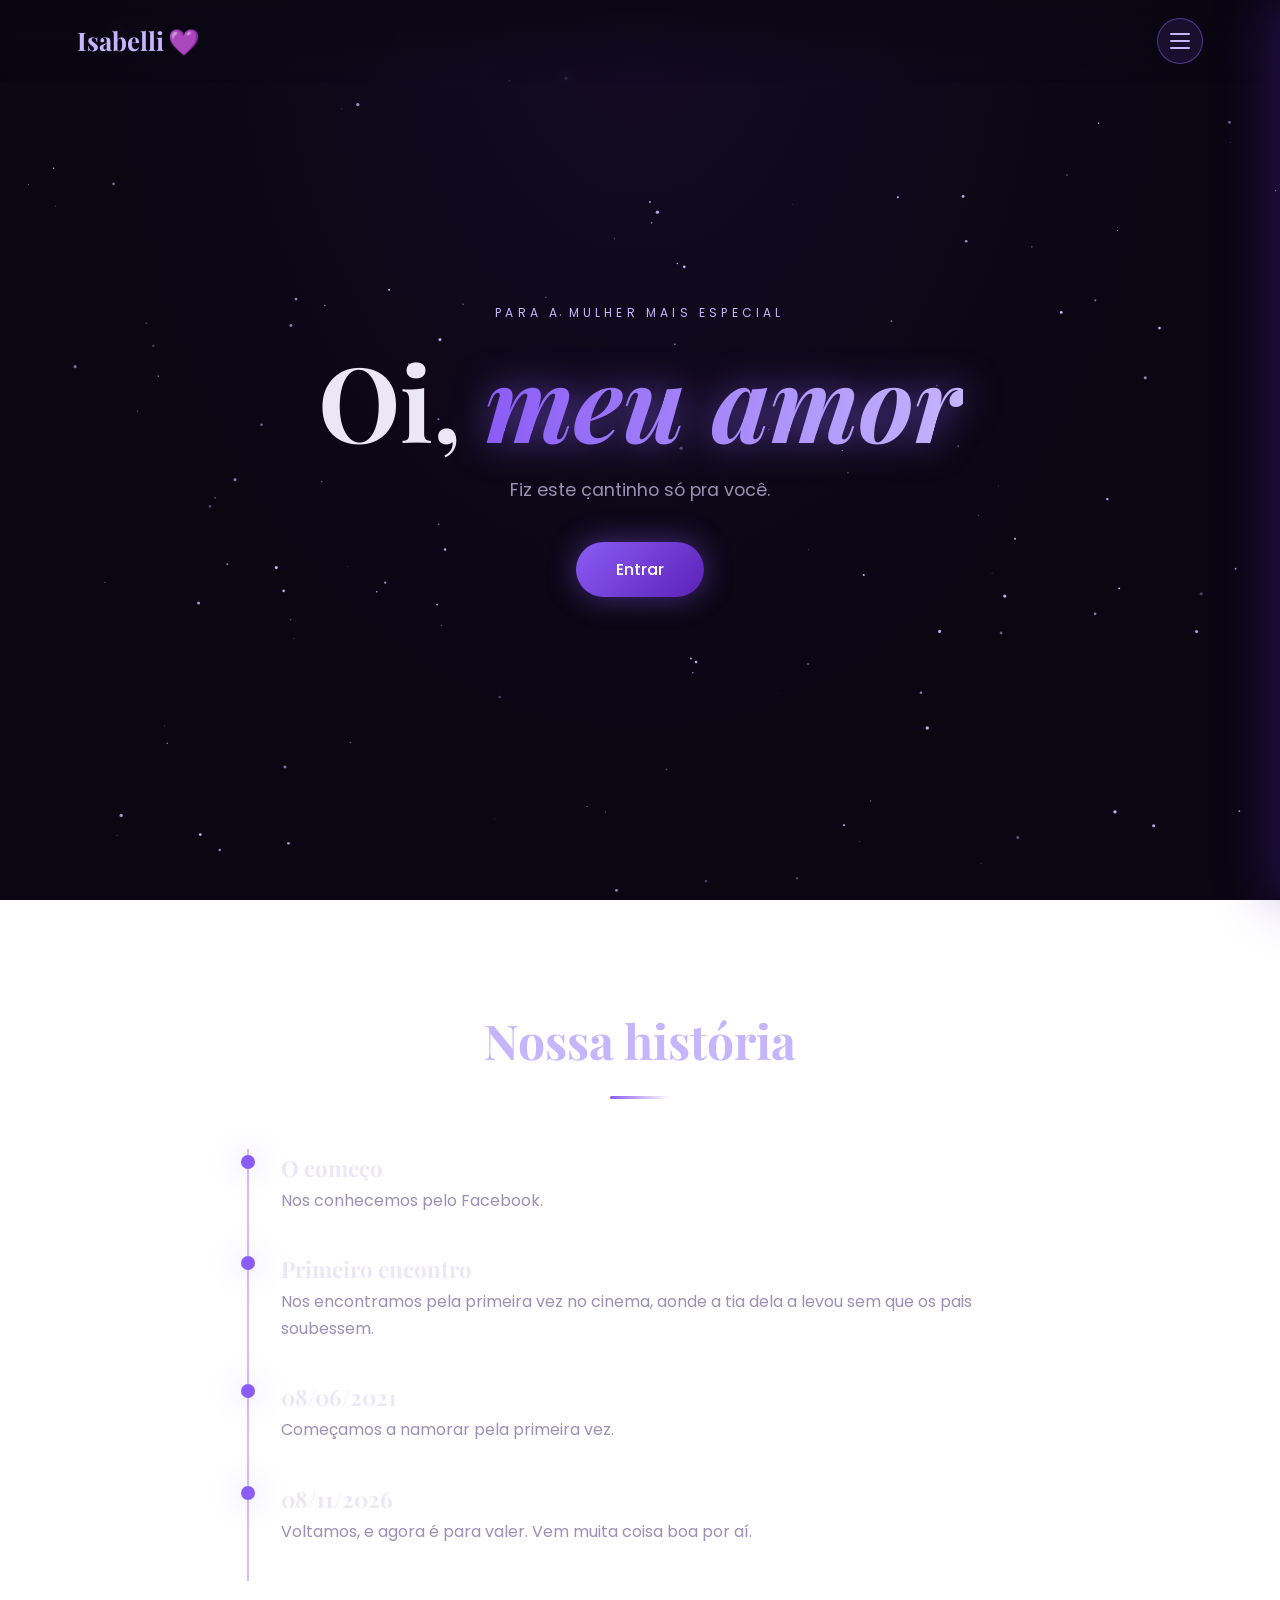
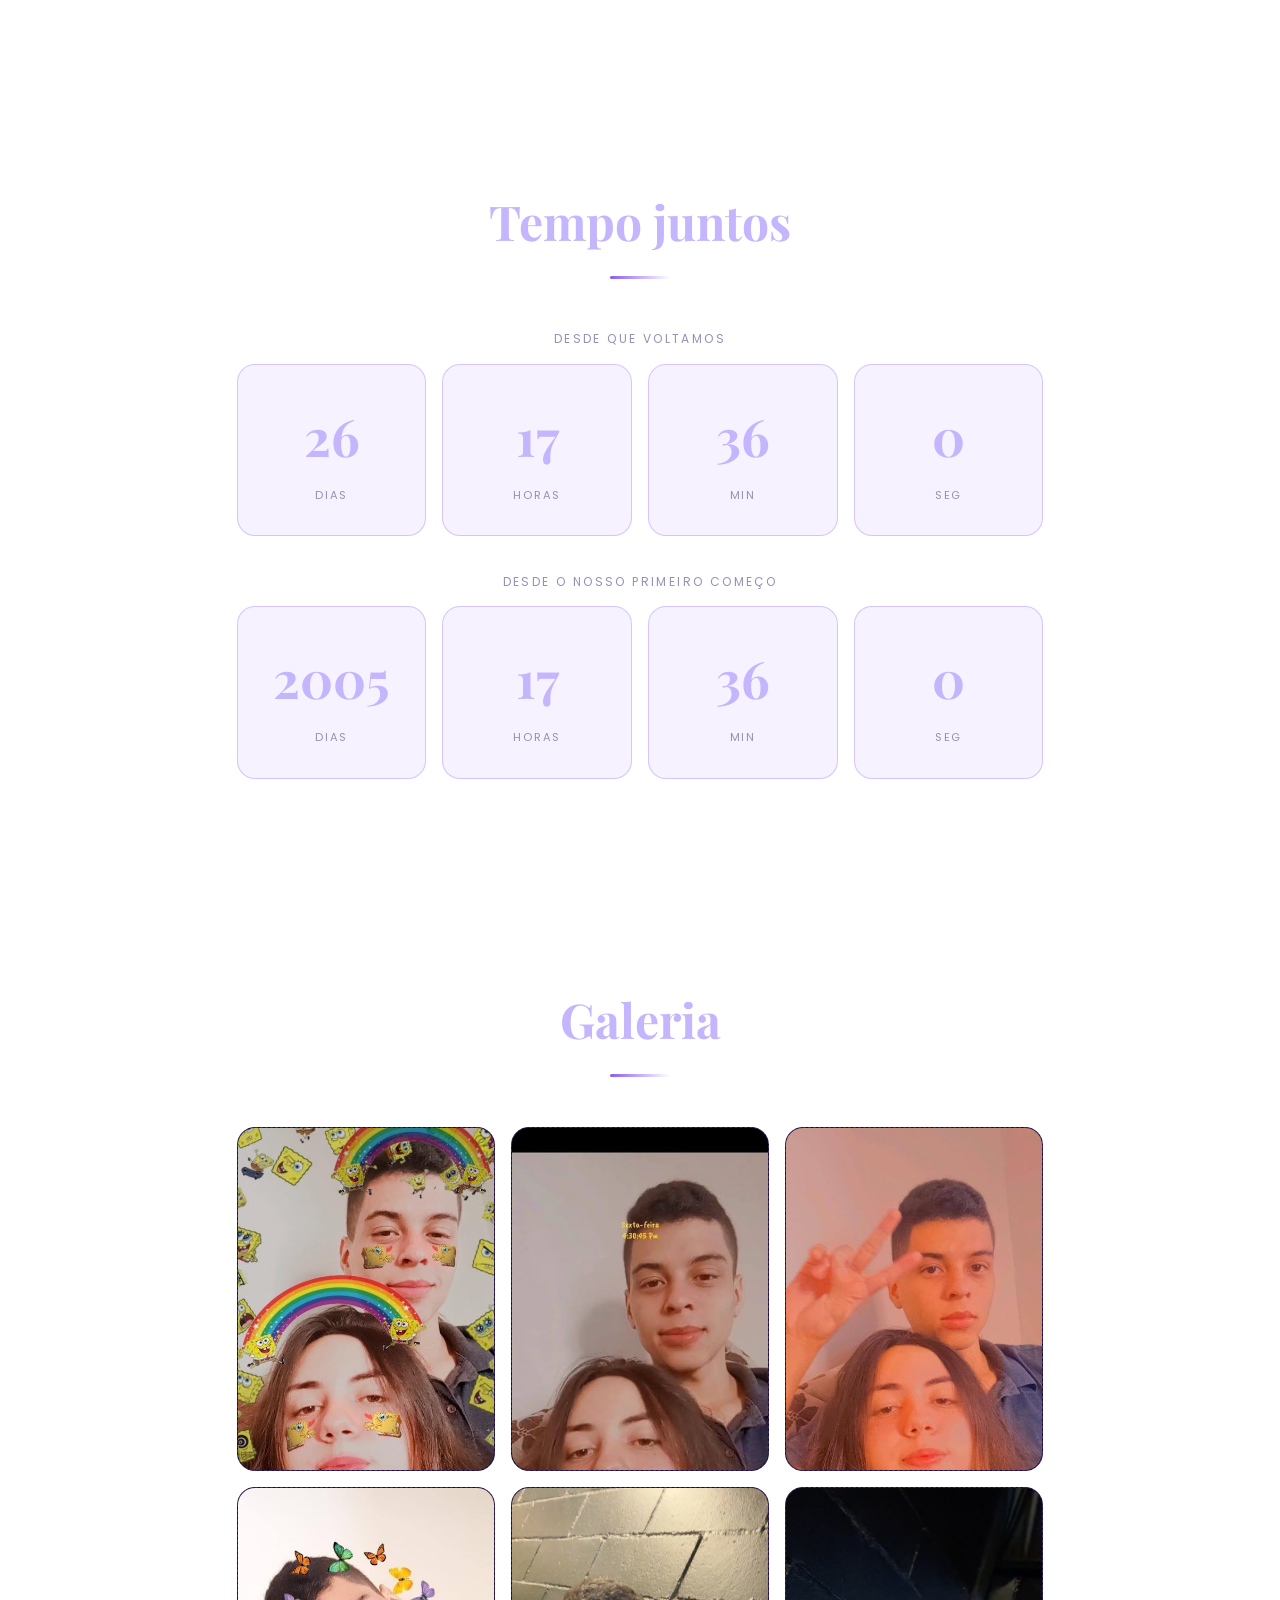
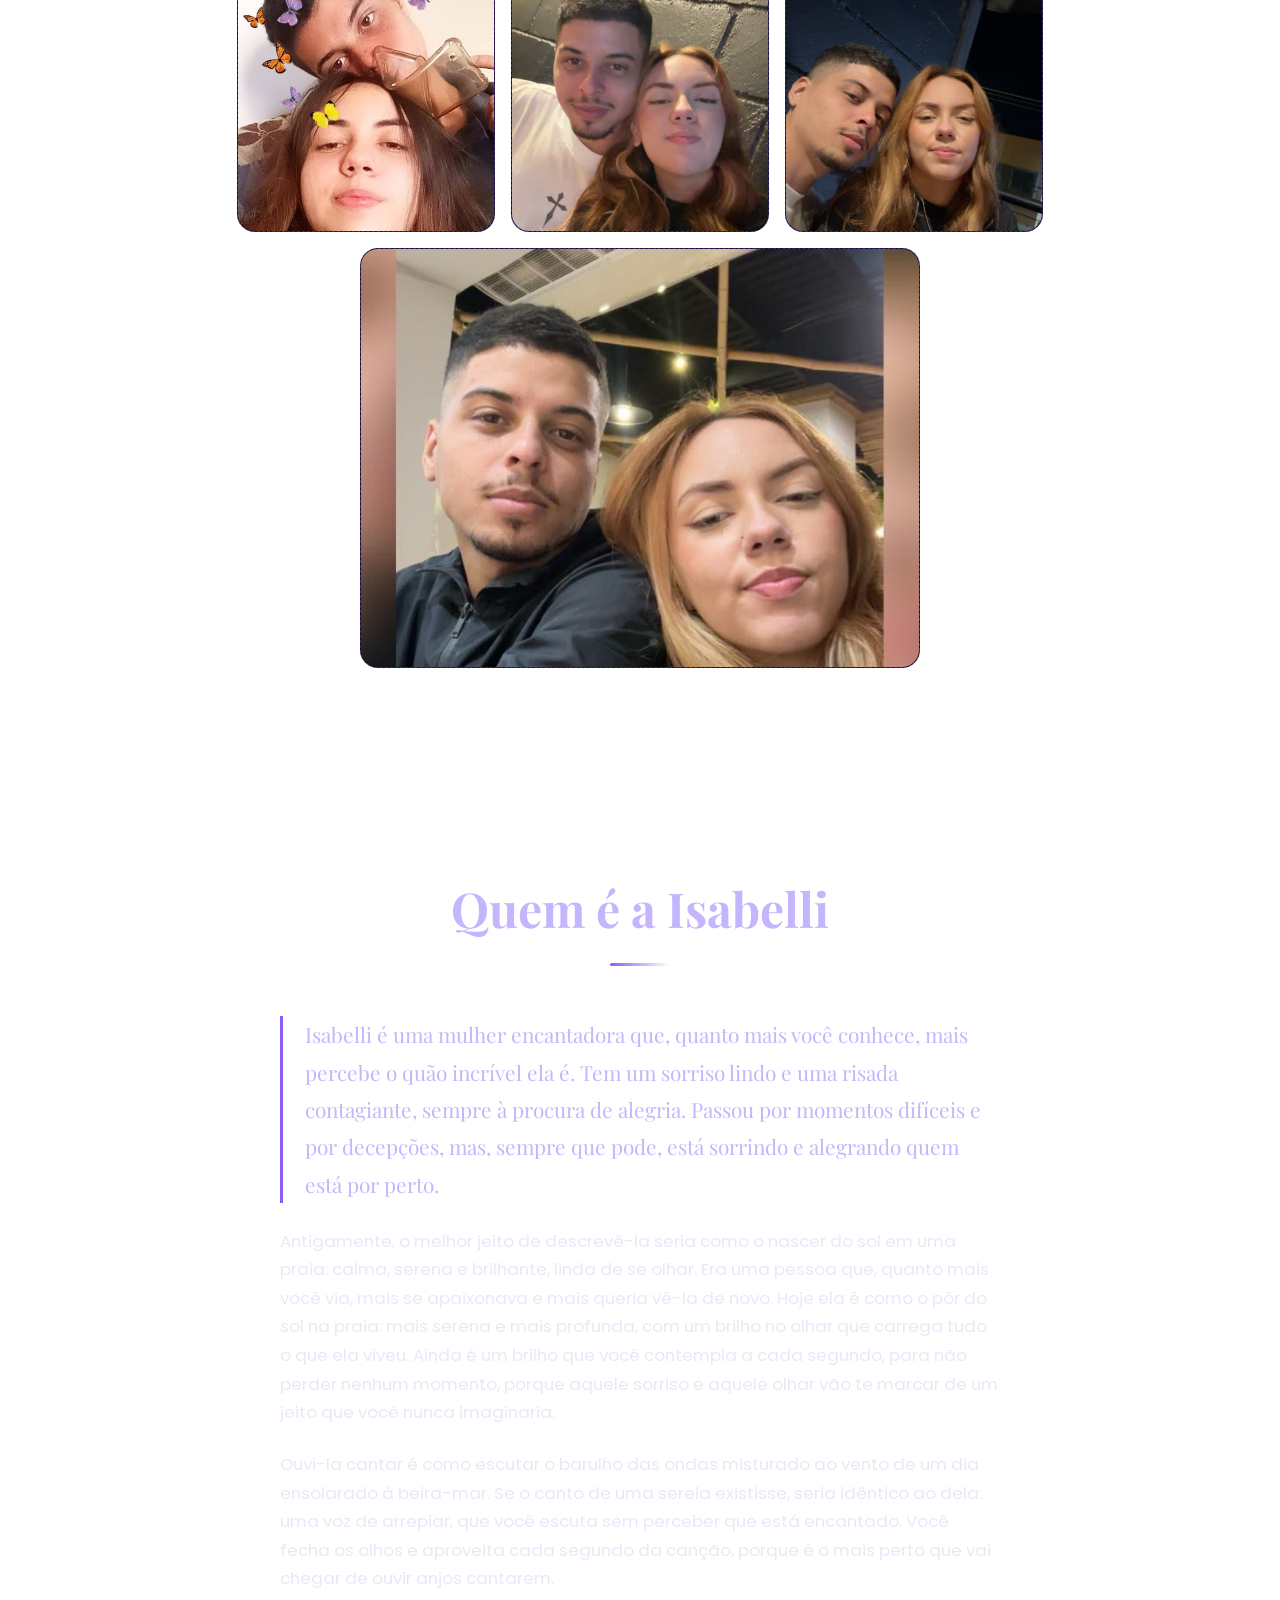
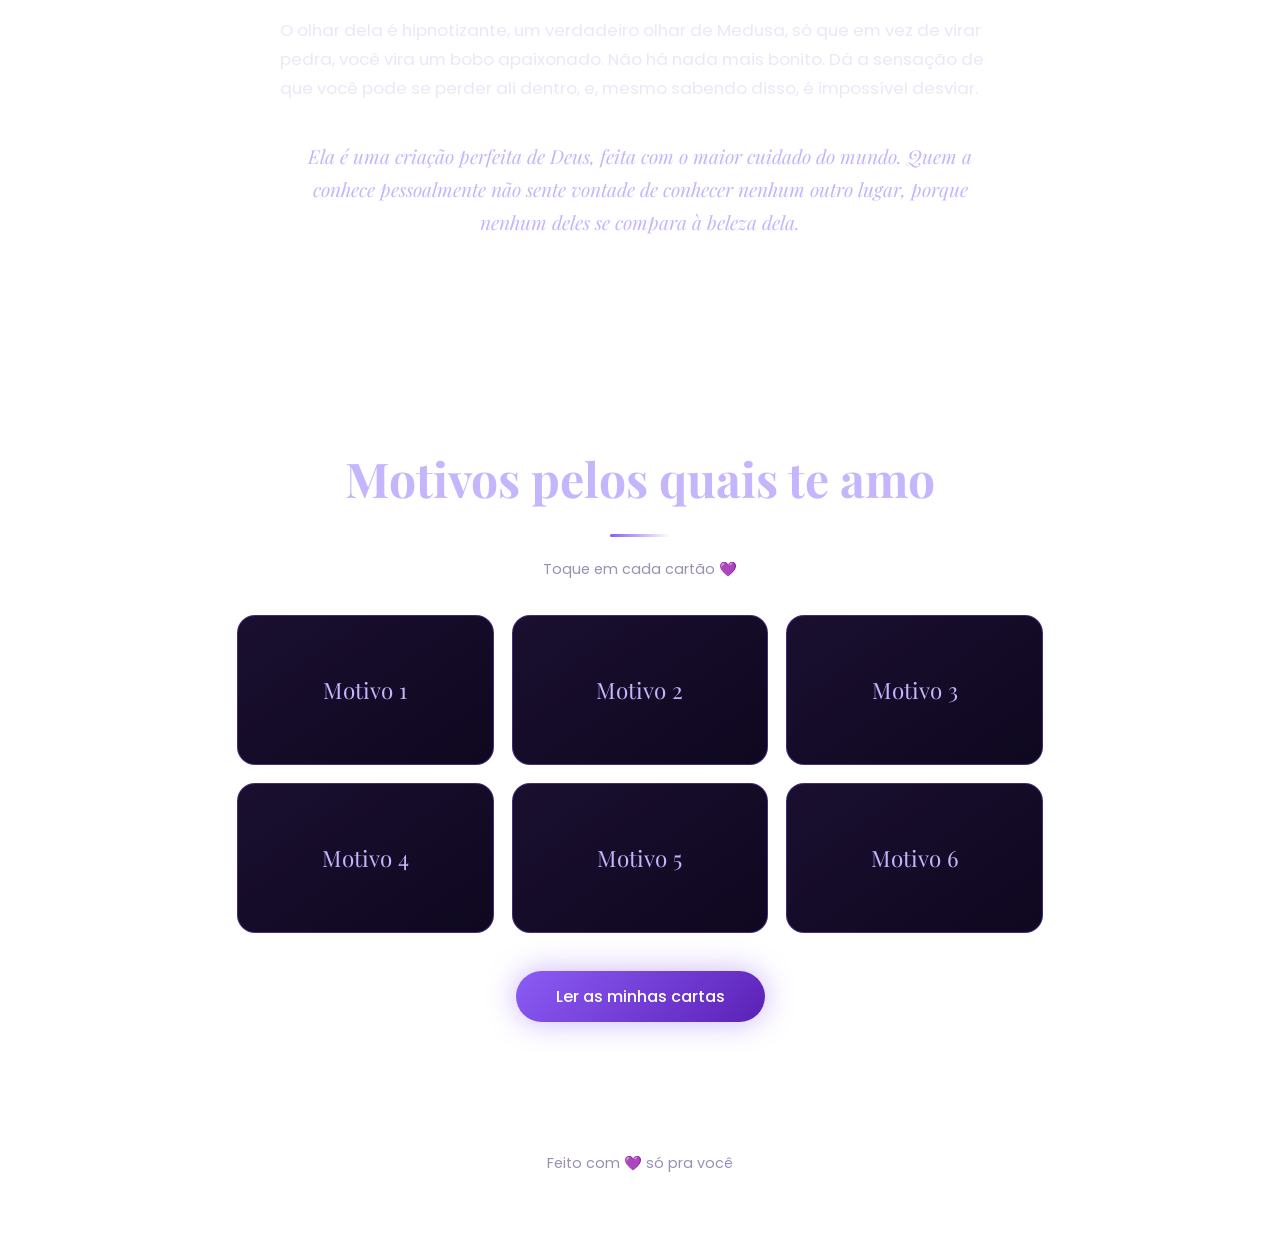
<file: index.html>
﻿<!DOCTYPE html>
<html lang="pt-BR">
<head>
  <meta charset="UTF-8">
  <meta name="viewport" content="width=device-width, initial-scale=1">
  <title>Para você 💜</title>
  <meta name="theme-color" content="#0a0612">
  <link rel="preconnect" href="https://fonts.googleapis.com">
  <link rel="preconnect" href="https://fonts.gstatic.com" crossorigin>
  <link href="https://fonts.googleapis.com/css2?family=Playfair+Display:ital,wght@0,500;0,700;1,500&family=Poppins:wght@300;400;500&display=swap" rel="stylesheet">
  <link rel="stylesheet" href="style.css">
</head>
<body>
  <canvas id="stars" aria-hidden="true"></canvas>

  <header class="topbar">
    <a href="#inicio" class="logo">Isabelli<span>💜</span></a>
    <button class="menu-btn" id="menuBtn" aria-label="Abrir menu" aria-expanded="false" aria-controls="drawer">
      <span></span><span></span><span></span>
    </button>
  </header>

  <div class="overlay" id="overlay"></div>
  <nav class="drawer" id="drawer" aria-label="Menu principal">
    <p class="drawer-title">Menu</p>
    <ul>
      <li><a href="#inicio">Início</a></li>
      <li><a href="#historia">Nossa história</a></li>
      <li><a href="#tempo">Tempo juntos</a></li>
      <li><a href="#galeria">Galeria</a></li>
      <li><a href="#sobre">Quem é ela</a></li>
      <li><a href="#motivos">Motivos</a></li>
      <li><a href="cartas.html">Cartas</a></li>
    </ul>
    <p class="drawer-foot">Feito com carinho 💜</p>
  </nav>

  <main>
    <section id="inicio" class="hero">
      <p class="eyebrow">Para a mulher mais especial</p>
      <h1>Oi, <em>meu amor</em></h1>
      <p class="sub">Fiz este cantinho só pra você.</p>
      <a href="#historia" class="btn">Entrar</a>
    </section>

    <section id="historia" class="section reveal">
      <h2>Nossa história</h2>
      <div class="timeline">
        <div class="item"><span class="dot"></span><h3>O começo</h3><p>Nos conhecemos pelo Facebook.</p></div>
        <div class="item"><span class="dot"></span><h3>Primeiro encontro</h3><p>Nos encontramos pela primeira vez no cinema, aonde a tia dela a levou sem que os pais soubessem.</p></div>
        <div class="item"><span class="dot"></span><h3>08/06/2021</h3><p>Começamos a namorar pela primeira vez.</p></div>
        <div class="item"><span class="dot"></span><h3>08/11/2026</h3><p>Voltamos, e agora é para valer. Vem muita coisa boa por aí.</p></div>
      </div>
    </section>

    <section id="tempo" class="section reveal">
      <h2>Tempo juntos</h2>
      <p class="counter-label">Desde que voltamos</p>
      <div class="counter" data-start="2026-11-08T00:00:00">
        <div><b data-u="d">0</b><small>dias</small></div>
        <div><b data-u="h">0</b><small>horas</small></div>
        <div><b data-u="m">0</b><small>min</small></div>
        <div><b data-u="s">0</b><small>seg</small></div>
      </div>
      <p class="counter-label">Desde o nosso primeiro começo</p>
      <div class="counter" data-start="2021-06-08T00:00:00">
        <div><b data-u="d">0</b><small>dias</small></div>
        <div><b data-u="h">0</b><small>horas</small></div>
        <div><b data-u="m">0</b><small>min</small></div>
        <div><b data-u="s">0</b><small>seg</small></div>
      </div>
    </section>

    <section id="galeria" class="section reveal">
      <h2>Galeria</h2>
      <div class="gallery">
        <div class="photo"><img src="fotos/1.jpg" alt="Nós dois com filtro do Bob Esponja" loading="lazy"></div>
        <div class="photo"><img src="fotos/2.jpg" alt="Nós dois no sofá" loading="lazy"></div>
        <div class="photo"><img src="fotos/3.jpg" alt="Nós dois, com sinal de paz" loading="lazy"></div>
        <div class="photo"><img src="fotos/4.jpg" alt="Nós dois com filtro de borboletas" loading="lazy"></div>
        <div class="photo"><img src="fotos/6.jpg" alt="Nós dois à noite" loading="lazy"></div>
        <div class="photo"><img src="fotos/7.jpg" alt="Nós dois, abraçados" loading="lazy"></div>
        <div class="photo wide"><img src="fotos/5.jpg" alt="Nós dois num restaurante" loading="lazy"></div>
      </div>
    </section>

    <section id="sobre" class="section reveal">
      <h2>Quem é a Isabelli</h2>
      <div class="about">
        <p class="lead">Isabelli é uma mulher encantadora que, quanto mais você conhece, mais percebe o quão incrível ela é. Tem um sorriso lindo e uma risada contagiante, sempre à procura de alegria. Passou por momentos difíceis e por decepções, mas, sempre que pode, está sorrindo e alegrando quem está por perto.</p>
        <p>Antigamente, o melhor jeito de descrevê-la seria como o nascer do sol em uma praia: calma, serena e brilhante, linda de se olhar. Era uma pessoa que, quanto mais você via, mais se apaixonava e mais queria vê-la de novo. Hoje ela é como o pôr do sol na praia: mais serena e mais profunda, com um brilho no olhar que carrega tudo o que ela viveu. Ainda é um brilho que você contempla a cada segundo, para não perder nenhum momento, porque aquele sorriso e aquele olhar vão te marcar de um jeito que você nunca imaginaria.</p>
        <p>Ouvi-la cantar é como escutar o barulho das ondas misturado ao vento de um dia ensolarado à beira-mar. Se o canto de uma sereia existisse, seria idêntico ao dela: uma voz de arrepiar, que você escuta sem perceber que está encantado. Você fecha os olhos e aproveita cada segundo da canção, porque é o mais perto que vai chegar de ouvir anjos cantarem.</p>
        <p>O olhar dela é hipnotizante, um verdadeiro olhar de Medusa, só que em vez de virar pedra, você vira um bobo apaixonado. Não há nada mais bonito. Dá a sensação de que você pode se perder ali dentro, e, mesmo sabendo disso, é impossível desviar.</p>
        <p class="closing">Ela é uma criação perfeita de Deus, feita com o maior cuidado do mundo. Quem a conhece pessoalmente não sente vontade de conhecer nenhum outro lugar, porque nenhum deles se compara à beleza dela.</p>
      </div>
    </section>

    <section id="motivos" class="section reveal">
      <h2>Motivos pelos quais te amo</h2>
      <p class="hint">Toque em cada cartão 💜</p>
      <div class="cards">
        <button class="flip" type="button"><span class="face front">Motivo 1</span><span class="face back">A sua alegria.</span></button>
        <button class="flip" type="button"><span class="face front">Motivo 2</span><span class="face back">O seu sorriso.</span></button>
        <button class="flip" type="button"><span class="face front">Motivo 3</span><span class="face back">O seu olhar.</span></button>
        <button class="flip" type="button"><span class="face front">Motivo 4</span><span class="face back">Você é mais do que eu sempre pedi a Deus.</span></button>
        <button class="flip" type="button"><span class="face front">Motivo 5</span><span class="face back">Com você eu quero formar a minha família.</span></button>
        <button class="flip" type="button"><span class="face front">Motivo 6</span><span class="face back">Você voltou, e eu agradeço por isso todos os dias.</span></button>
      </div>
      <p class="more"><a href="cartas.html" class="btn">Ler as minhas cartas</a></p>
    </section>
  </main>

  <footer class="footer">Feito com 💜 só pra você</footer>

  <script src="script.js"></script>
</body>
</html>
</file>
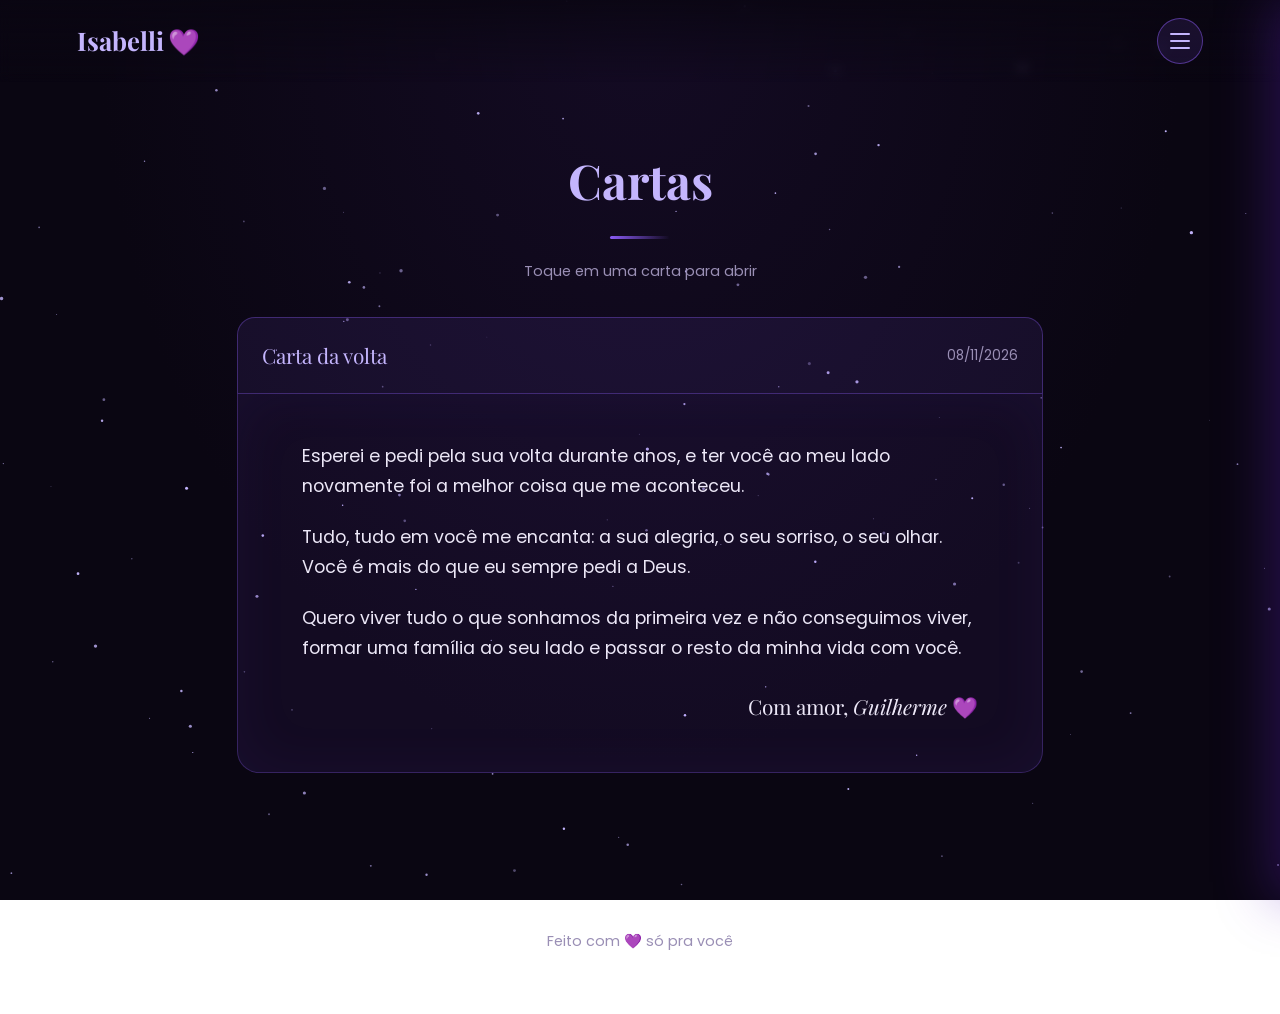
<file: cartas.html>
<!DOCTYPE html>
<html lang="pt-BR">
<head>
  <meta charset="UTF-8">
  <meta name="viewport" content="width=device-width, initial-scale=1">
  <title>Cartas 💜</title>
  <meta name="theme-color" content="#0a0612">
  <link rel="preconnect" href="https://fonts.googleapis.com">
  <link rel="preconnect" href="https://fonts.gstatic.com" crossorigin>
  <link href="https://fonts.googleapis.com/css2?family=Playfair+Display:ital,wght@0,500;0,700;1,500&family=Poppins:wght@300;400;500&display=swap" rel="stylesheet">
  <link rel="stylesheet" href="style.css">
</head>
<body>
  <canvas id="stars" aria-hidden="true"></canvas>

  <header class="topbar">
    <a href="index.html" class="logo">Isabelli<span>💜</span></a>
    <button class="menu-btn" id="menuBtn" aria-label="Abrir menu" aria-expanded="false" aria-controls="drawer">
      <span></span><span></span><span></span>
    </button>
  </header>

  <div class="overlay" id="overlay"></div>
  <nav class="drawer" id="drawer" aria-label="Menu principal">
    <p class="drawer-title">Menu</p>
    <ul>
      <li><a href="index.html#inicio">Início</a></li>
      <li><a href="index.html#historia">Nossa história</a></li>
      <li><a href="index.html#tempo">Tempo juntos</a></li>
      <li><a href="index.html#galeria">Galeria</a></li>
      <li><a href="index.html#sobre">Quem é ela</a></li>
      <li><a href="index.html#motivos">Motivos</a></li>
      <li><a href="cartas.html">Cartas</a></li>
    </ul>
    <p class="drawer-foot">Feito com carinho 💜</p>
  </nav>

  <main>
    <section class="section page-top">
      <h2>Cartas</h2>
      <p class="hint">Toque em uma carta para abrir</p>

      <!-- Para adicionar uma carta nova, copie um bloco <details> abaixo e troque título, data e texto. -->
      <details class="letter-item" open>
        <summary><span class="l-title">Carta da volta</span><span class="l-date">08/11/2026</span></summary>
        <div class="letter">
          <p>Esperei e pedi pela sua volta durante anos, e ter você ao meu lado novamente foi a melhor coisa que me aconteceu.</p>
          <p>Tudo, tudo em você me encanta: a sua alegria, o seu sorriso, o seu olhar. Você é mais do que eu sempre pedi a Deus.</p>
          <p>Quero viver tudo o que sonhamos da primeira vez e não conseguimos viver, formar uma família ao seu lado e passar o resto da minha vida com você.</p>
          <p class="sign">Com amor, <em>Guilherme</em> 💜</p>
        </div>
      </details>
    </section>
  </main>

  <footer class="footer">Feito com 💜 só pra você</footer>

  <script src="script.js"></script>
</body>
</html>
</file>
<file: style.css>
:root {
  --bg: #0a0612;
  --bg2: #140b24;
  --purple: #8b5cf6;
  --purple-light: #c4b5fd;
  --purple-deep: #5b21b6;
  --text: #ece7f7;
  --muted: #9a8fb5;
  --glow: 0 0 30px rgba(139, 92, 246, .45);
}

* { margin: 0; padding: 0; box-sizing: border-box; }
html { scroll-behavior: smooth; }

body {
  font-family: 'Poppins', sans-serif;
  background: radial-gradient(ellipse at top, var(--bg2), var(--bg) 60%);
  background-attachment: fixed;
  color: var(--text);
  line-height: 1.7;
  overflow-x: hidden;
}

#stars { position: fixed; inset: 0; z-index: 0; pointer-events: none; }
main, .footer { position: relative; z-index: 1; }

/* ---------- Topbar ---------- */
.topbar {
  position: fixed; top: 0; left: 0; right: 0; z-index: 30;
  display: flex; justify-content: space-between; align-items: center;
  padding: 18px 6vw;
  background: linear-gradient(to bottom, rgba(10, 6, 18, .85), transparent);
  backdrop-filter: blur(6px);
}
.logo {
  font-family: 'Playfair Display', serif; font-size: 1.6rem; font-weight: 700;
  color: var(--purple-light); text-decoration: none;
}
.logo span { margin-left: 4px; }

.menu-btn {
  width: 46px; height: 46px; border-radius: 50%;
  background: rgba(139, 92, 246, .12);
  border: 1px solid rgba(139, 92, 246, .5);
  display: flex; flex-direction: column; justify-content: center; align-items: center; gap: 5px;
  cursor: pointer; transition: .3s; z-index: 50;
}
.menu-btn:hover { box-shadow: var(--glow); background: rgba(139, 92, 246, .25); }
.menu-btn span {
  width: 20px; height: 2px; background: var(--purple-light);
  border-radius: 2px; transition: .35s;
}
.menu-btn.open span:nth-child(1) { transform: translateY(7px) rotate(45deg); }
.menu-btn.open span:nth-child(2) { opacity: 0; }
.menu-btn.open span:nth-child(3) { transform: translateY(-7px) rotate(-45deg); }

/* ---------- Drawer ---------- */
.overlay {
  position: fixed; inset: 0; z-index: 35;
  background: rgba(0, 0, 0, .6); backdrop-filter: blur(3px);
  opacity: 0; visibility: hidden; transition: .35s;
}
.overlay.show { opacity: 1; visibility: visible; }

.drawer {
  position: fixed; top: 0; right: 0; bottom: 0; z-index: 40;
  width: min(320px, 82vw);
  background: linear-gradient(160deg, #1a0f30, #0a0612);
  border-left: 1px solid rgba(139, 92, 246, .4);
  box-shadow: -10px 0 50px rgba(91, 33, 182, .35);
  padding: 100px 36px 36px;
  transform: translateX(100%); transition: transform .45s cubic-bezier(.2, .8, .2, 1);
  display: flex; flex-direction: column;
}
.drawer.open { transform: translateX(0); }
.drawer-title {
  font-size: .75rem; letter-spacing: .3em; text-transform: uppercase;
  color: var(--muted); margin-bottom: 20px;
}
.drawer ul { list-style: none; }
.drawer li a {
  display: block; padding: 14px 0;
  font-family: 'Playfair Display', serif; font-size: 1.5rem;
  color: var(--text); text-decoration: none;
  border-bottom: 1px solid rgba(139, 92, 246, .15);
  transition: .3s;
}
.drawer li a:hover { color: var(--purple); padding-left: 10px; }
.drawer-foot { margin-top: auto; color: var(--muted); font-size: .85rem; }

/* ---------- Hero ---------- */
.hero {
  min-height: 100vh; display: flex; flex-direction: column;
  justify-content: center; align-items: center; text-align: center; padding: 0 6vw;
}
.eyebrow {
  letter-spacing: .35em; text-transform: uppercase; font-size: .75rem;
  color: var(--purple-light); margin-bottom: 20px;
}
.hero h1 {
  font-family: 'Playfair Display', serif; font-size: clamp(3rem, 10vw, 6.5rem);
  line-height: 1.1; font-weight: 700;
}
.hero h1 em {
  font-style: italic;
  background: linear-gradient(90deg, var(--purple), var(--purple-light));
  -webkit-background-clip: text; background-clip: text; color: transparent;
  filter: drop-shadow(0 0 18px rgba(139, 92, 246, .6));
}
.sub { color: var(--muted); margin: 18px 0 36px; font-size: 1.1rem; }

.btn {
  padding: 14px 40px; border-radius: 50px; text-decoration: none;
  color: #fff; font-weight: 500;
  background: linear-gradient(135deg, var(--purple), var(--purple-deep));
  box-shadow: var(--glow); transition: .3s;
}
.btn:hover { transform: translateY(-3px); box-shadow: 0 0 45px rgba(139, 92, 246, .75); }

/* ---------- Sections ---------- */
.section { max-width: 960px; margin: 0 auto; padding: 100px 6vw; }
.section h2 {
  font-family: 'Playfair Display', serif; font-size: clamp(2rem, 5vw, 3rem);
  text-align: center; margin-bottom: 50px; color: var(--purple-light);
}
.section h2::after {
  content: ''; display: block; width: 60px; height: 3px; margin: 14px auto 0;
  background: linear-gradient(90deg, var(--purple), transparent); border-radius: 3px;
}

.reveal { opacity: 0; transform: translateY(40px); transition: 1s ease; }
.reveal.visible { opacity: 1; transform: none; }

/* Timeline */
.timeline { border-left: 2px solid rgba(139, 92, 246, .4); margin-left: 10px; }
.item { position: relative; padding: 0 0 36px 32px; }
.item .dot {
  position: absolute; left: -8px; top: 6px; width: 14px; height: 14px; border-radius: 50%;
  background: var(--purple); box-shadow: var(--glow);
}
.item h3 { font-family: 'Playfair Display', serif; font-size: 1.4rem; }
.item p { color: var(--muted); }

/* Counter */
.counter { display: grid; grid-template-columns: repeat(4, 1fr); gap: 16px; }
.counter div {
  background: rgba(139, 92, 246, .08); border: 1px solid rgba(139, 92, 246, .3);
  border-radius: 18px; padding: 28px 8px; text-align: center;
}
.counter b {
  display: block; font-family: 'Playfair Display', serif;
  font-size: clamp(1.8rem, 6vw, 3.2rem); color: var(--purple-light);
}
.counter small { color: var(--muted); text-transform: uppercase; letter-spacing: .15em; font-size: .7rem; }

.counter-label {
  text-align: center; color: var(--muted); letter-spacing: .2em;
  text-transform: uppercase; font-size: .75rem; margin: 36px 0 14px;
}
.counter-label:first-of-type { margin-top: 0; }

/* Gallery */
.gallery { display: grid; grid-template-columns: repeat(auto-fit, minmax(240px, 1fr)); gap: 16px; }
.photo {
  aspect-ratio: 1; border-radius: 18px; display: grid; place-items: center;
  color: var(--muted); background: linear-gradient(145deg, #1a0f30, #0f0820);
  border: 1px dashed rgba(139, 92, 246, .35); overflow: hidden; transition: .4s;
}
.photo { aspect-ratio: 3 / 4; }
.photo.wide { aspect-ratio: 4 / 3; grid-column: 1 / -1; max-width: 560px; margin: 0 auto; width: 100%; }
.photo img { width: 100%; height: 100%; object-fit: cover; object-position: center 30%; }
.photo:hover { transform: scale(1.03); box-shadow: var(--glow); }

/* Letter */
.letter {
  background: rgba(139, 92, 246, .07); border: 1px solid rgba(139, 92, 246, .3);
  border-radius: 22px; padding: 48px clamp(24px, 6vw, 64px); font-size: 1.1rem;
  box-shadow: inset 0 0 60px rgba(139, 92, 246, .06);
}
.letter p + p { margin-top: 1.2em; }
.sign { margin-top: 28px; text-align: right; font-family: 'Playfair Display', serif; font-size: 1.3rem; }

.hint { text-align: center; color: var(--muted); margin: -30px 0 34px; font-size: .9rem; }
.more { text-align: center; margin-top: 50px; }
.page-top { padding-top: 140px; min-height: 80vh; }

/* Sobre ela */
.about { max-width: 720px; margin: 0 auto; font-size: 1.05rem; }
.about p + p { margin-top: 1.4em; }
.about .lead {
  font-family: 'Playfair Display', serif; font-size: 1.3rem; line-height: 1.8;
  color: var(--purple-light); padding-left: 22px; border-left: 3px solid var(--purple);
}
.about .closing {
  text-align: center; font-family: 'Playfair Display', serif; font-style: italic;
  font-size: 1.2rem; color: var(--purple-light); margin-top: 2em;
}

/* Flip cards */
.cards { display: grid; grid-template-columns: repeat(auto-fit, minmax(210px, 1fr)); gap: 18px; }
.flip {
  position: relative; height: 150px; border: 0; background: none; cursor: pointer;
  perspective: 900px; font: inherit; color: inherit;
}
.flip .face {
  position: absolute; inset: 0; display: grid; place-items: center; text-align: center;
  padding: 18px; border-radius: 18px; backface-visibility: hidden;
  border: 1px solid rgba(139, 92, 246, .4); transition: transform .7s, box-shadow .3s;
}
.flip .front {
  font-family: 'Playfair Display', serif; font-size: 1.4rem; color: var(--purple-light);
  background: linear-gradient(145deg, #1a0f30, #0f0820);
}
.flip .back {
  transform: rotateY(180deg); font-size: 1.05rem;
  background: linear-gradient(145deg, var(--purple-deep), #2a1260);
}
.flip:hover .face { box-shadow: var(--glow); }
.flip.on .front { transform: rotateY(-180deg); }
.flip.on .back { transform: rotateY(0); }

/* Cartas */
.letter-item { margin-bottom: 16px; }
.letter-item summary {
  list-style: none; cursor: pointer; display: flex; justify-content: space-between;
  align-items: center; gap: 12px; padding: 20px 24px; border-radius: 18px;
  background: rgba(139, 92, 246, .1); border: 1px solid rgba(139, 92, 246, .35); transition: .3s;
}
.letter-item summary::-webkit-details-marker { display: none; }
.letter-item summary:hover { box-shadow: var(--glow); }
.l-title { font-family: 'Playfair Display', serif; font-size: 1.3rem; color: var(--purple-light); }
.l-date { color: var(--muted); font-size: .85rem; }
.letter-item[open] summary { border-radius: 18px 18px 0 0; }
.letter-item .letter { border-radius: 0 0 22px 22px; border-top: 0; }

.footer { text-align: center; padding: 40px 0 60px; color: var(--muted); font-size: .9rem; }

@media (max-width: 520px) {
  .counter { grid-template-columns: repeat(2, 1fr); }
}
@media (prefers-reduced-motion: reduce) {
  * { transition: none !important; animation: none !important; }
  .reveal { opacity: 1; transform: none; }
}
</file>
